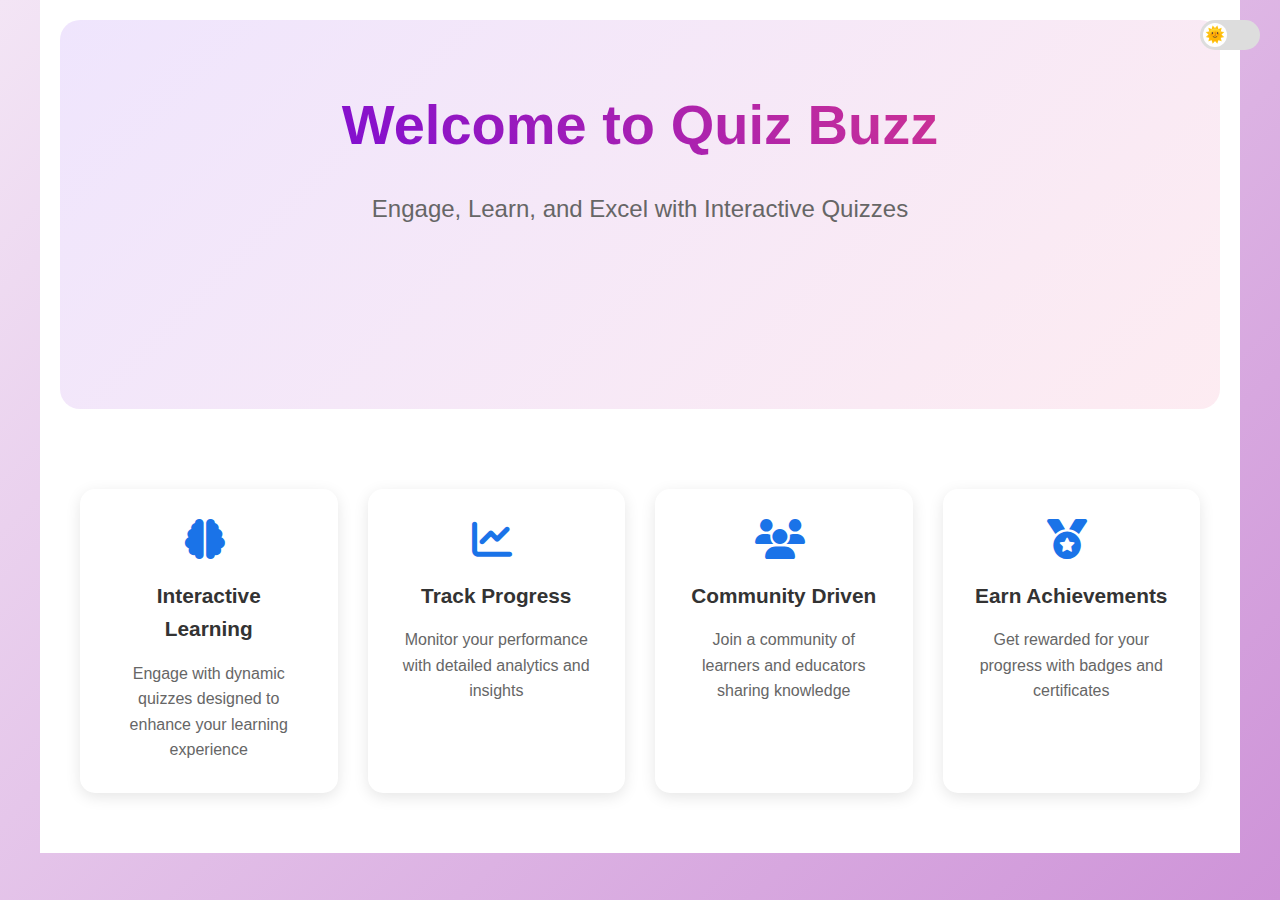
<file: index.html>
<!DOCTYPE html>
<html lang="en">
<head>
  <meta charset="UTF-8">
  <meta name="viewport" content="width=device-width, initial-scale=1.0">
  <title>Quiz Buzz - Interactive Learning Platform</title>
  <link rel="stylesheet" href="style.css">
  <link rel="stylesheet" href="https://cdnjs.cloudflare.com/ajax/libs/font-awesome/6.5.1/css/all.min.css">
  <style>
    :root {
      --bg-color: linear-gradient(135deg, #f3e5f5 0%, #ce93d8 100%);
      --text-color: #333;
      --container-bg: #fff;
      --input-bg: #fff;
      --input-border: #ddd;
      --button-bg: #6200ea;
      --button-text: #fff;
    }

    [data-theme="dark"] {
      --bg-color: linear-gradient(135deg, #2c1810 0%, #1a1a2e 100%);
      --text-color: #fff;
      --container-bg: #2d2d3f;
      --input-bg: #3f3f53;
      --input-border: #4a4a5f;
      --button-bg: #7c4dff;
      --button-text: #fff;
    }

    body {
      background: var(--bg-color);
      min-height: 100vh;
      margin: 0;
      color: var(--text-color);
      transition: all 0.3s ease;
    }

    .container {
      background: var(--container-bg);
      transition: all 0.3s ease;
    }

    input, select {
      background: var(--input-bg);
      border: 1px solid var(--input-border);
      color: var(--text-color);
    }

    button {
      background: var(--button-bg);
      color: var(--button-text);
    }

    /* Dark Mode Toggle Styles */
    .theme-switch {
      position: absolute;
      top: 20px;
      right: 20px;
      display: flex;
      align-items: center;
      gap: 8px;
    }

    .theme-switch-toggle {
      position: relative;
      width: 60px;
      height: 30px;
      border-radius: 15px;
      background: #ddd;
      cursor: pointer;
      transition: all 0.3s ease;
    }

    .theme-switch-toggle::after {
      content: '🌞';
      position: absolute;
      top: 3px;
      left: 3px;
      width: 24px;
      height: 24px;
      border-radius: 50%;
      background: #fff;
      display: flex;
      align-items: center;
      justify-content: center;
      transition: all 0.3s ease;
    }

    [data-theme="dark"] .theme-switch-toggle::after {
      content: '🌙';
      transform: translateX(30px);
      background: #3f3f53;
    }

    /* Popup Styles */
    .popup-overlay {
      display: none;
      position: fixed;
      top: 0;
      left: 0;
      width: 100%;
      height: 100%;
      background: rgba(0, 0, 0, 0.7);
      z-index: 1000;
      backdrop-filter: blur(3px);
    }

    .popup {
      position: fixed;
      top: 50%;
      left: 50%;
      transform: translate(-50%, -50%);
      background: var(--container-bg);
      padding: 30px;
      border-radius: 10px;
      box-shadow: 0 4px 20px rgba(0, 0, 0, 0.2);
      z-index: 1001;
      min-width: 300px;
      max-width: 90%;
      text-align: center;
      animation: popupFadeIn 0.3s ease-out;
    }

    .popup-header {
      margin-bottom: 20px;
    }

    .popup-header h3 {
      color: var(--text-color);
      font-size: 1.5em;
      margin: 0;
    }

    .popup-content {
      margin-bottom: 25px;
      color: var(--text-color);
      font-size: 1.1em;
      line-height: 1.4;
    }

    .popup-buttons {
      display: flex;
      justify-content: center;
      gap: 10px;
    }

    .popup-close {
      background: var(--button-bg);
      color: white;
      border: none;
      padding: 12px 30px;
      border-radius: 5px;
      cursor: pointer;
      transition: all 0.3s ease;
      font-size: 1em;
      min-width: 120px;
    }

    .popup-close:not(:disabled):hover {
      opacity: 0.9;
      transform: translateY(-2px);
    }

    .popup-close:disabled {
      background: #666;
      cursor: not-allowed;
      opacity: 0.8;
    }

    @keyframes popupFadeIn {
      from {
        opacity: 0;
        transform: translate(-50%, -60%);
      }
      to {
        opacity: 1;
        transform: translate(-50%, -50%);
      }
    }

    @keyframes popupFadeOut {
      from {
        opacity: 1;
        transform: translate(-50%, -50%);
      }
      to {
        opacity: 0;
        transform: translate(-50%, -60%);
      }
    }

    .hero-section {
      text-align: center;
      padding: 60px 20px;
      background: linear-gradient(135deg, rgba(98, 0, 234, 0.1) 0%, rgba(236, 64, 122, 0.1) 100%);
      border-radius: 20px;
      margin-bottom: 40px;
    }

    .hero-title {
      font-size: 3.5em;
      margin-bottom: 20px;
      background: linear-gradient(45deg, #6200ea, #ec407a);
      -webkit-background-clip: text;
      -webkit-text-fill-color: transparent;
      animation: titleAnimation 1s ease-out;
    }

    .hero-subtitle {
      font-size: 1.5em;
      color: #666;
      margin-bottom: 40px;
      animation: fadeIn 1s ease-out;
    }

    .features-grid {
      display: grid;
      grid-template-columns: repeat(auto-fit, minmax(250px, 1fr));
      gap: 30px;
      padding: 40px 20px;
      animation: fadeSlideUp 0.8s ease-out;
    }

    .feature-card {
      background: var(--container-bg);
      padding: 30px;
      border-radius: 15px;
      box-shadow: 0 4px 15px rgba(0,0,0,0.1);
      transition: transform 0.3s ease, box-shadow 0.3s ease;
      text-align: center;
    }

    .feature-card:hover {
      transform: translateY(-10px);
      box-shadow: 0 8px 25px rgba(0,0,0,0.15);
    }

    .feature-icon {
      font-size: 2.5em;
      margin-bottom: 20px;
      color: var(--primary-color);
      transition: transform 0.3s ease;
    }

    .feature-card:hover .feature-icon {
      transform: scale(1.1);
    }

    .feature-title {
      font-size: 1.3em;
      margin-bottom: 15px;
      color: var(--text-color);
    }

    .feature-description {
      color: #666;
      line-height: 1.6;
    }

    .auth-buttons {
      margin-top: 40px;
    }

    .auth-buttons button {
      padding: 15px 40px;
      font-size: 1.1em;
      margin: 0 15px;
      border-radius: 30px;
      transition: all 0.3s ease;
      box-shadow: 0 4px 15px rgba(0,0,0,0.1);
    }

    .auth-buttons button:first-child {
      background: linear-gradient(45deg, #6200ea, #7c4dff);
    }

    .auth-buttons button:last-child {
      background: linear-gradient(45deg, #ec407a, #f48fb1);
    }

    @keyframes titleAnimation {
      from {
        opacity: 0;
        transform: translateY(-30px);
      }
      to {
        opacity: 1;
        transform: translateY(0);
      }
    }

    /* Add responsive styles */
    @media (max-width: 768px) {
      .hero-title {
        font-size: 2.5em;
      }
      
      .hero-subtitle {
        font-size: 1.2em;
      }

      .auth-buttons button {
        margin: 10px 0;
      }
    }
  </style>
</head>
<body>
  <div class="theme-switch">
    <div class="theme-switch-toggle" onclick="toggleTheme()"></div>
  </div>

  <div class="container">
    <div class="hero-section">
      <h1 class="hero-title">Welcome to Quiz Buzz</h1>
      <p class="hero-subtitle">Engage, Learn, and Excel with Interactive Quizzes</p>
      
      <div class="auth-buttons">
        <button onclick="window.location.href='login.html'">
          <i class="fas fa-sign-in-alt"></i> Get Started
        </button>
        <button onclick="window.location.href='register.html'">
          <i class="fas fa-user-plus"></i> Join Now
        </button>
      </div>
    </div>

    <div class="features-grid">
      <div class="feature-card">
        <i class="fas fa-brain feature-icon"></i>
        <h3 class="feature-title">Interactive Learning</h3>
        <p class="feature-description">Engage with dynamic quizzes designed to enhance your learning experience</p>
      </div>
      
      <div class="feature-card">
        <i class="fas fa-chart-line feature-icon"></i>
        <h3 class="feature-title">Track Progress</h3>
        <p class="feature-description">Monitor your performance with detailed analytics and insights</p>
      </div>
      
      <div class="feature-card">
        <i class="fas fa-users feature-icon"></i>
        <h3 class="feature-title">Community Driven</h3>
        <p class="feature-description">Join a community of learners and educators sharing knowledge</p>
      </div>
      
      <div class="feature-card">
        <i class="fas fa-medal feature-icon"></i>
        <h3 class="feature-title">Earn Achievements</h3>
        <p class="feature-description">Get rewarded for your progress with badges and certificates</p>
      </div>
    </div>
  </div>

  <script>
    const currentTheme = localStorage.getItem('theme') || 'light';
    document.documentElement.setAttribute('data-theme', currentTheme);

    function toggleTheme() {
      const currentTheme = document.documentElement.getAttribute('data-theme');
      const newTheme = currentTheme === 'light' ? 'dark' : 'light';
      document.documentElement.setAttribute('data-theme', newTheme);
      localStorage.setItem('theme', newTheme);
    }
  </script>
</body>
</html>
</file>
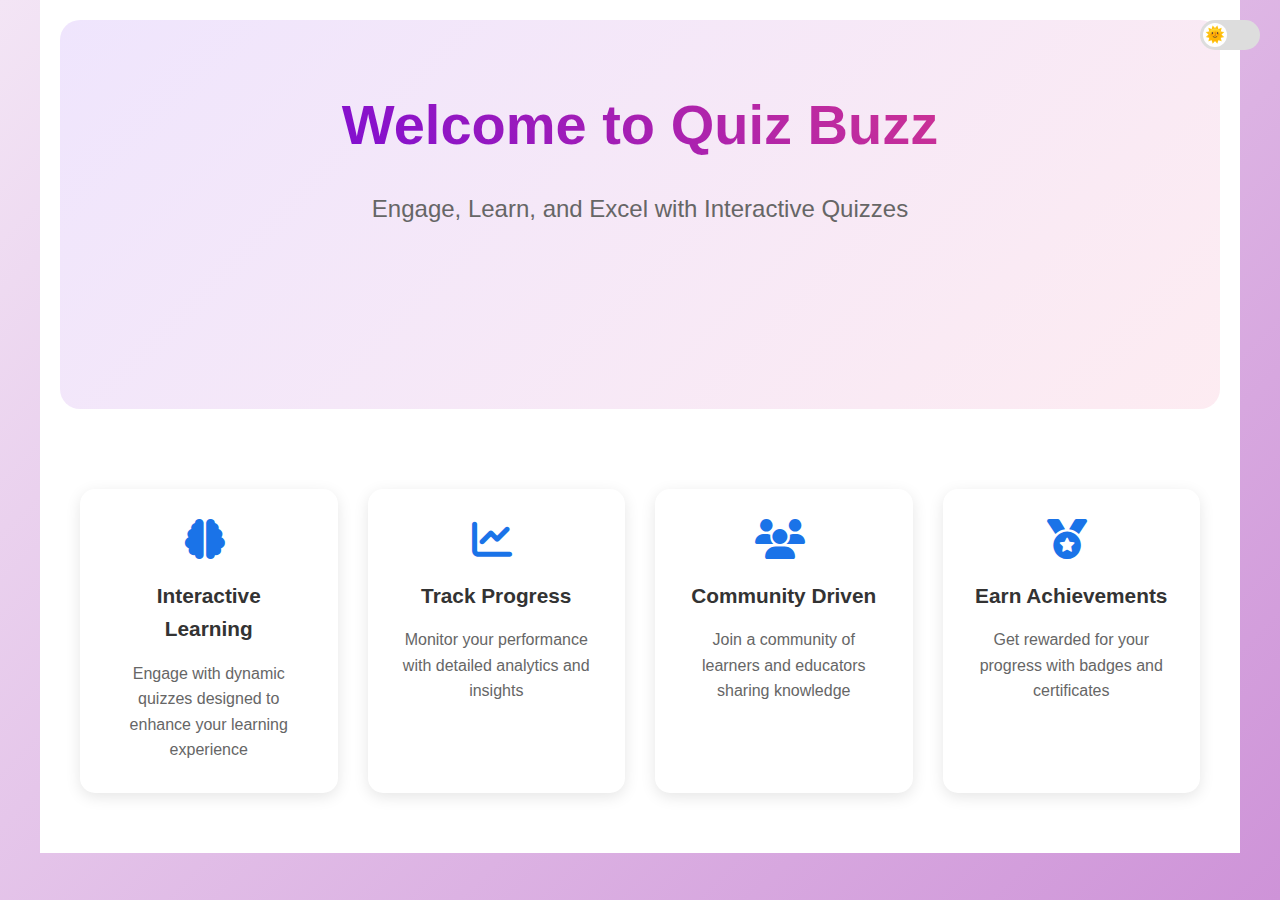
<file: add_quiz.html>
<!DOCTYPE html>
<html lang="en">
<head>
    <meta charset="UTF-8">
    <meta name="viewport" content="width=device-width, initial-scale=1.0">
    <title>Create Quiz - Quiz Master</title>
    <link rel="stylesheet" href="add_quiz.css">
</head>
<body>
    <div class="container">
        <header>
            <div class="header-content">
                <h1>Create New Quiz</h1>
                <button onclick="location.href='teacher_dashboard.html'" class="secondary-btn">
                    <i class="fas fa-arrow-left"></i> Back to Dashboard
                </button>
            </div>
        </header>

        <main>
            <form id="quizForm">
                <!-- Quiz Settings Section -->
                <section class="quiz-settings">
                    <h2>Quiz Settings</h2>
                    <div class="form-group">
                        <label for="quizTitle">Quiz Title:</label>
                        <input type="text" id="quizTitle" placeholder="Enter quiz title" required>
                    </div>
                    
                    <div class="form-group">
                        <label for="quizDuration">Quiz Duration:</label>
                        <div class="duration-inputs">
                            <input type="number" id="quizDuration" min="1" placeholder="Enter duration" required>
                            <select id="timeUnit">
                                <option value="minutes">Minutes</option>
                                <option value="seconds">Seconds</option>
                            </select>
                        </div>
                    </div>
                </section>

                <!-- Question Form Section -->
                <section class="question-form">
                    <h2>Add Questions</h2>
                    <div class="form-group">
                        <label for="questionText">Question:</label>
                        <textarea id="questionText" placeholder="Type your question here" rows="3" required></textarea>
                    </div>

                    <div class="options-grid">
                        <div class="form-group">
                            <label for="optionA">Option A:</label>
                            <input type="text" id="optionA" placeholder="Enter option A" required>
                        </div>

                        <div class="form-group">
                            <label for="optionB">Option B:</label>
                            <input type="text" id="optionB" placeholder="Enter option B" required>
                        </div>

                        <div class="form-group">
                            <label for="optionC">Option C:</label>
                            <input type="text" id="optionC" placeholder="Enter option C" required>
                        </div>

                        <div class="form-group">
                            <label for="optionD">Option D:</label>
                            <input type="text" id="optionD" placeholder="Enter option D" required>
                        </div>
                    </div>

                    <div class="form-group">
                        <label for="correctAnswer">Correct Answer:</label>
                        <select id="correctAnswer" required>
                            <option value="">Select correct option</option>
                            <option value="A">Option A</option>
                            <option value="B">Option B</option>
                            <option value="C">Option C</option>
                            <option value="D">Option D</option>
                        </select>
                    </div>

                    <div class="button-group">
                        <button type="button" id="addNextQuestion" class="primary-btn">Add Question</button>
                        <button type="button" id="clearQuestion" class="secondary-btn">Clear Form</button>
                    </div>
                </section>

                <!-- Questions List Section -->
                <section class="questions-list">
                    <div class="section-header">
                        <h2>Added Questions</h2>
                        <div class="question-count">Total Questions: 0</div>
                    </div>
                    <div id="questionsContainer">
                        <!-- Questions will be added here dynamically -->
                    </div>
                </section>

                <!-- Submit Section -->
                <section class="submit-section">
                    <div class="quiz-summary">
                        <h3>Quiz Summary</h3>
                        <p id="summaryTitle">Title: Not set</p>
                        <p id="summaryDuration">Duration: Not set</p>
                        <p id="summaryQuestions">Questions: 0</p>
                    </div>
                    <button type="submit" class="submit-btn" id="createQuizBtn">Create Quiz</button>
                </section>
            </form>
        </main>

        <footer>
            <p>&copy; 2023 Quiz Master. All rights reserved.</p>
        </footer>
    </div>

    <!-- Scripts at the bottom, in correct order -->
    <script src="utils.js"></script>
    <script src="auth.js"></script>
    <script>
        // Single authentication check
        function checkTeacherAuth() {
            const currentUser = JSON.parse(localStorage.getItem('currentUser'));
            console.log('Add Quiz - Current user:', currentUser);
            
            if (!currentUser || !currentUser.isAuthenticated || currentUser.role !== 'teacher') {
                console.log('Auth check failed:', {
                    hasUser: !!currentUser,
                    isAuthenticated: currentUser?.isAuthenticated,
                    role: currentUser?.role
                });
                alert('Please login as a teacher to create quizzes.');
                window.location.href = 'index.html';
                return false;
            }
            return true;
        }

        document.addEventListener('DOMContentLoaded', function() {
            if (checkTeacherAuth()) {
                // Only set teacher name if auth check passes
                const currentUser = JSON.parse(localStorage.getItem('currentUser'));
                document.getElementById('teacherName').textContent = currentUser.name;
            }
        });
    </script>
    <script src="add_quiz.js"></script>
</body>
</html>
</file>
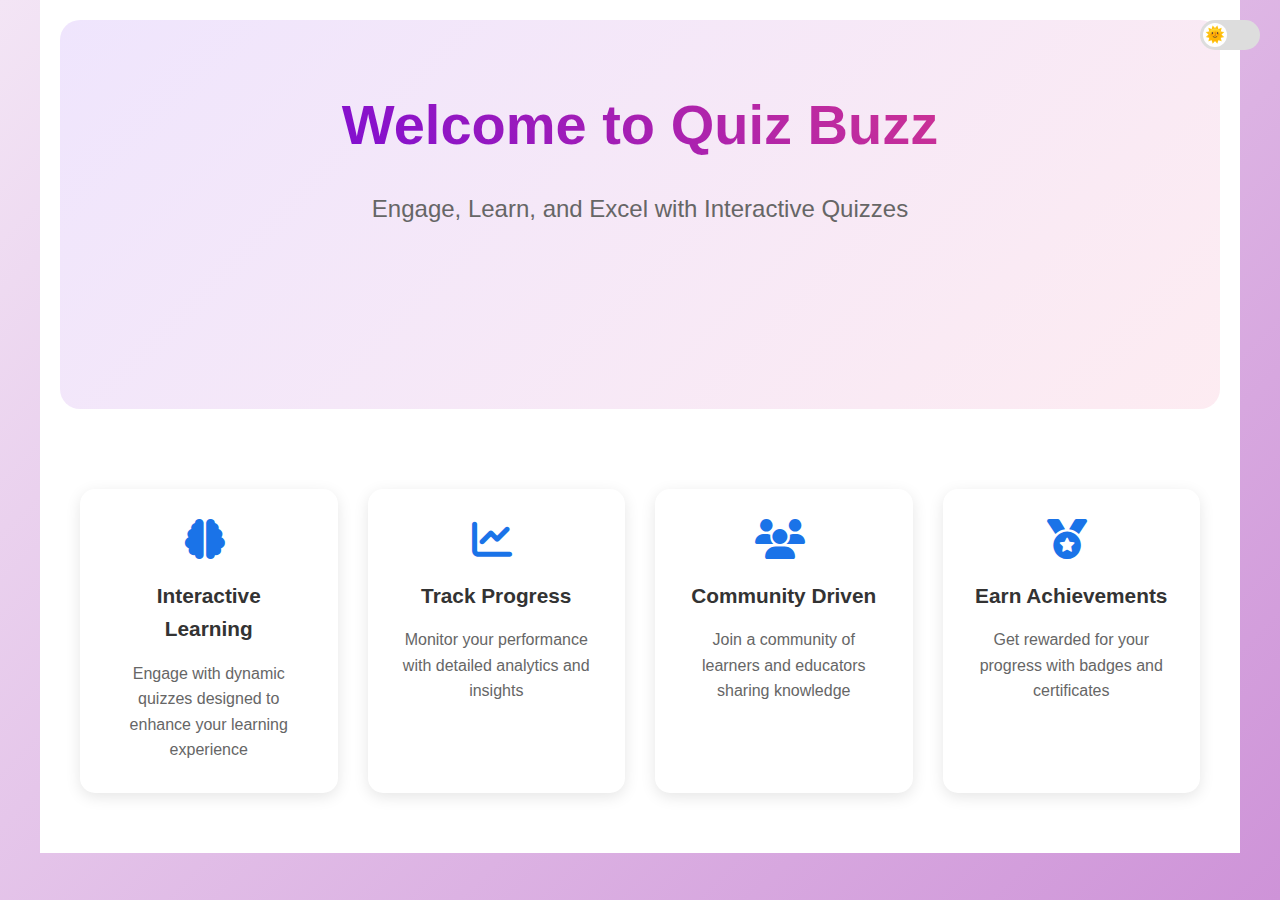
<file: review_quiz.html>
<!DOCTYPE html>
<html lang="en">
<head>
    <meta charset="UTF-8">
    <meta name="viewport" content="width=device-width, initial-scale=1.0">
    <title>Review Quiz - Quiz Buzz</title>
    <link rel="stylesheet" href="style.css">
    <link rel="stylesheet" href="review_quiz.css">
    <link rel="stylesheet" href="https://cdnjs.cloudflare.com/ajax/libs/font-awesome/6.5.1/css/all.min.css">
</head>
<body>
    <div class="container">
        <header>
            <div class="quiz-info">
                <h1 id="quizTitle">Quiz Review</h1>
                <button onclick="location.href='student_dashboard.html'" class="back-btn">
                    <i class="fas fa-arrow-left"></i> Back to Dashboard
                </button>
            </div>
        </header>

        <main>
            <div class="review-container">
                <div class="quiz-summary">
                    <h2>Quiz Results</h2>
                    <p>Score: <span id="scoreDisplay">0/0</span></p>
                    <p>Percentage: <span id="percentageDisplay">0%</span></p>
                </div>

                <div id="questionsReview" class="questions-review">
                    <!-- Questions will be loaded here -->
                </div>
            </div>
        </main>
    </div>

    <script src="utils.js"></script>
    <script src="auth.js"></script>
    <script src="review_quiz.js"></script>
</body>
</html>
</file>
<file: style.css>
/* Global Styles */
* {
    margin: 0;
    padding: 0;
    box-sizing: border-box;
}

:root {
    --primary-color: #1a73e8;
    --primary-hover: #1557b0;
    --success-color: #34a853;
    --success-hover: #2d8e47;
    --warning-color: #fbbc05;
    --warning-hover: #f9ab00;
    --danger-color: #ea4335;
    --danger-hover: #d33828;
    --light-bg: #f0f2f5;
    --white: #ffffff;
    --shadow: 0 2px 5px rgba(0,0,0,0.1);
    --transition: all 0.3s cubic-bezier(0.4, 0, 0.2, 1);
    --button-bg: #6200ea;
    --button-text: #ffffff;
    --container-bg: #ffffff;
    --input-bg: #ffffff;
    --input-border: #dddddd;
}

[data-theme="dark"] {
    --button-bg: #7c4dff;
    --button-text: #ffffff;
    --container-bg: #2d2d3f;
    --input-bg: #3f3f53;
    --input-border: #4a4a5f;
}

body {
    font-family: 'Segoe UI', Tahoma, Geneva, Verdana, sans-serif;
    line-height: 1.6;
    background: var(--light-bg);
    color: #333;
}

.container {
    max-width: 1200px;
    margin: 0 auto;
    padding: 20px;
    animation: fadeIn 0.5s ease-out;
}

/* Header Styles */
header {
    text-align: center;
    padding: 40px 0;
    background: var(--white);
    border-radius: 10px;
    box-shadow: var(--shadow);
    margin-bottom: 30px;
    transform: translateY(-10px);
    animation: slideDown 0.5s ease-out forwards;
}

header h1 {
    color: var(--primary-color);
    margin-bottom: 10px;
    position: relative;
    display: inline-block;
}

header h1::after {
    content: '';
    position: absolute;
    bottom: -5px;
    left: 0;
    width: 0;
    height: 2px;
    background: var(--primary-color);
    transition: var(--transition);
}

header h1:hover::after {
    width: 100%;
}

/* Main Content Styles */
main {
    background: var(--white);
    padding: 30px;
    border-radius: 10px;
    box-shadow: var(--shadow);
    animation: fadeIn 0.5s ease-out;
}

/* Form Styles */
.form-group {
    margin-bottom: 20px;
    opacity: 0;
    animation: fadeSlideUp 0.5s ease-out forwards;
}

label {
    display: block;
    margin-bottom: 5px;
    color: #555;
    transition: var(--transition);
}

input, select {
    width: 100%;
    padding: 12px;
    border: 2px solid #ddd;
    border-radius: 8px;
    font-size: 16px;
    transition: var(--transition);
    background: var(--white);
}

input:focus, select:focus {
    outline: none;
    border-color: var(--primary-color);
    box-shadow: 0 0 0 3px rgba(26,115,232,0.2);
    transform: translateY(-2px);
}

button {
    background: var(--primary-color);
    color: var(--white);
    padding: 12px 24px;
    border: none;
    border-radius: 8px;
    cursor: pointer;
    font-size: 16px;
    transition: var(--transition);
    position: relative;
    overflow: hidden;
    display: inline-flex;
    align-items: center;
    justify-content: center;
    gap: 8px;
}

button:hover {
    background: var(--primary-hover);
    transform: translateY(-2px);
    box-shadow: 0 4px 12px rgba(0,0,0,0.15);
}

button::after {
    content: '';
    position: absolute;
    top: 50%;
    left: 50%;
    width: 5px;
    height: 5px;
    background: rgba(255,255,255,0.5);
    opacity: 0;
    border-radius: 100%;
    transform: scale(1, 1) translate(-50%);
    transform-origin: 50% 50%;
}

button:active::after {
    animation: ripple 0.6s ease-out;
}

/* Auth Buttons */
.auth-buttons {
    text-align: center;
    margin-bottom: 30px;
    opacity: 0;
    animation: fadeSlideUp 0.5s ease-out forwards;
}

.auth-buttons button {
    margin: 0 10px;
    min-width: 120px;
}

/* Hidden Class */
.hidden {
    display: none;
}

/* Form Container */
#auth-form {
    max-width: 400px;
    margin: 0 auto;
    padding: 20px;
    opacity: 0;
    animation: fadeSlideUp 0.5s ease-out forwards;
}

#auth-form h2 {
    text-align: center;
    margin-bottom: 30px;
    color: var(--primary-color);
    position: relative;
}

#auth-form h2::after {
    content: '';
    position: absolute;
    bottom: -10px;
    left: 50%;
    transform: translateX(-50%);
    width: 50px;
    height: 2px;
    background: var(--primary-color);
}

/* Footer Styles */
footer {
    text-align: center;
    padding: 20px;
    margin-top: 40px;
    color: #666;
    opacity: 0;
    animation: fadeIn 0.5s ease-out 0.5s forwards;
}

/* Animations */
@keyframes fadeIn {
    from {
        opacity: 0;
    }
    to {
        opacity: 1;
    }
}

@keyframes slideDown {
    from {
        opacity: 0;
        transform: translateY(-20px);
    }
    to {
        opacity: 1;
        transform: translateY(0);
    }
}

@keyframes fadeSlideUp {
    from {
        opacity: 0;
        transform: translateY(20px);
    }
    to {
        opacity: 1;
        transform: translateY(0);
    }
}

@keyframes ripple {
    0% {
        transform: scale(0, 0);
        opacity: 0.5;
    }
    100% {
        transform: scale(100, 100);
        opacity: 0;
    }
}

/* Responsive Design */
@media (max-width: 768px) {
    .container {
        padding: 10px;
    }
    
    header {
        padding: 20px 0;
    }
    
    main {
        padding: 20px;
    }
    
    button {
        width: 100%;
        margin-bottom: 10px;
    }
    
    .auth-buttons button {
        margin: 5px 0;
    }
}

/* Custom Scrollbar */
::-webkit-scrollbar {
    width: 10px;
}

::-webkit-scrollbar-track {
    background: #f1f1f1;
    border-radius: 5px;
}

::-webkit-scrollbar-thumb {
    background: var(--primary-color);
    border-radius: 5px;
}

::-webkit-scrollbar-thumb:hover {
    background: var(--primary-hover);
}

/* Icon styles */
.fas {
    margin-right: 8px;
    transition: transform 0.3s ease;
}

button:hover .fas {
    transform: translateX(2px);
}

.stat-card:hover .fas {
    transform: scale(1.1);
}

.stat-card .fas {
    font-size: 1.5em;
    margin-bottom: 10px;
    color: var(--primary-color);
}

[data-theme="dark"] .stat-card .fas {
    color: #bb86fc;
}

.timer .fas {
    color: var(--timer-text);
}

.popup-header .fas {
    font-size: 1.5em;
    margin-right: 10px;
}

.form-group .fas {
    color: var(--primary-color);
}

[data-theme="dark"] .form-group .fas {
    color: #bb86fc;
}

[data-theme="dark"] .fas {
    color: inherit;
}

[data-theme="dark"] .popup-header .fas {
    color: inherit;
}

[data-theme="dark"] button .fas {
    color: var(--button-text);
}

.popup-header .fas.fa-exclamation-circle {
    animation: pulse 2s infinite;
}

.popup-header .fas.fa-check-circle {
    animation: bounceIn 0.5s ease-out;
}

@keyframes pulse {
    0% { transform: scale(1); }
    50% { transform: scale(1.1); }
    100% { transform: scale(1); }
}

@keyframes bounceIn {
    0% { transform: scale(0); }
    50% { transform: scale(1.2); }
    100% { transform: scale(1); }
}

/* Add Loading Spinner */
.spinner {
    display: none;
    width: 40px;
    height: 40px;
    border: 4px solid #f3f3f3;
    border-top: 4px solid var(--primary-color);
    border-radius: 50%;
    position: fixed;
    top: 50%;
    left: 50%;
    transform: translate(-50%, -50%);
    animation: spin 1s linear infinite;
    z-index: 2000;
}

.spinner-overlay {
    display: none;
    position: fixed;
    top: 0;
    left: 0;
    width: 100%;
    height: 100%;
    background: rgba(0, 0, 0, 0.3);
    backdrop-filter: blur(2px);
    z-index: 1999;
}

@keyframes spin {
    0% { transform: translate(-50%, -50%) rotate(0deg); }
    100% { transform: translate(-50%, -50%) rotate(360deg); }
}

/* Add these styles for logout button */
.secondary-btn.logout-btn {
    background-color: var(--danger-color);
    color: white;
    padding: 10px 20px;
    transition: all 0.3s ease;
}

.secondary-btn.logout-btn:hover {
    background-color: var(--danger-hover);
    transform: translateY(-2px);
    box-shadow: 0 4px 12px rgba(234, 67, 53, 0.2);
}

.secondary-btn.logout-btn .fas {
    color: white;
}

[data-theme="dark"] .popup {
    background: var(--container-bg);
    color: var(--text-color);
}

[data-theme="dark"] .popup-close {
    background: var(--button-bg);
    color: var(--button-text);
}

[data-theme="dark"] .popup-close:disabled {
    background: #666;
}
</file>
<file: add_quiz.css>
/* Inherit global styles */
@import url('style.css');

/* Main container */
.container {
    max-width: 1200px;
    margin: 0 auto;
    padding: 20px;
}

/* Header styles */
header {
    background: linear-gradient(135deg, #6366f1 0%, #8b5cf6 100%);
    padding: 30px;
    border-radius: 15px;
    margin-bottom: 30px;
    box-shadow: 0 4px 20px rgba(99, 102, 241, 0.2);
}

.header-content {
    display: flex;
    justify-content: space-between;
    align-items: center;
    flex-wrap: wrap;
    gap: 20px;
}

.header-content h1 {
    color: white;
    margin: 0;
    font-size: 2rem;
    text-shadow: 0 2px 4px rgba(0, 0, 0, 0.1);
}

.header-content nav {
    display: flex;
    gap: 15px;
    align-items: center;
}

.secondary-btn {
    background: rgba(255, 255, 255, 0.2);
    color: white;
    border: none;
    padding: 12px 24px;
    border-radius: 10px;
    font-size: 1rem;
    font-weight: 500;
    cursor: pointer;
    transition: all 0.3s ease;
    display: flex;
    align-items: center;
    gap: 8px;
    backdrop-filter: blur(5px);
    white-space: nowrap;
}

.secondary-btn:hover {
    background: rgba(255, 255, 255, 0.3);
    transform: translateY(-2px);
}

/* Form sections */
section {
    background: white;
    padding: 30px;
    border-radius: 15px;
    box-shadow: 0 4px 15px rgba(0, 0, 0, 0.05);
    margin-bottom: 30px;
}

section h2 {
    color: #374151;
    font-size: 1.5rem;
    margin: 0 0 25px 0;
    display: flex;
    align-items: center;
    gap: 10px;
}

section h2::before {
    content: '';
    width: 4px;
    height: 20px;
    background: linear-gradient(to bottom, #6366f1, #8b5cf6);
    border-radius: 2px;
}

/* Form groups */
.form-group {
    margin-bottom: 20px;
}

.form-group label {
    display: block;
    color: #4b5563;
    font-weight: 500;
    margin-bottom: 8px;
}

.form-group input[type="text"],
.form-group input[type="number"],
.form-group textarea,
.form-group select {
    width: 100%;
    padding: 12px;
    border: 2px solid #e5e7eb;
    border-radius: 8px;
    font-size: 1rem;
    transition: all 0.3s ease;
    color: #374151;
    background: white;
}

.form-group input:focus,
.form-group textarea:focus,
.form-group select:focus {
    border-color: #6366f1;
    outline: none;
    box-shadow: 0 0 0 3px rgba(99, 102, 241, 0.1);
}

/* Duration inputs */
.duration-inputs {
    display: flex;
    gap: 15px;
}

.duration-inputs input {
    flex: 2;
}

.duration-inputs select {
    flex: 1;
}

/* Options grid */
.options-grid {
    display: grid;
    grid-template-columns: repeat(auto-fit, minmax(250px, 1fr));
    gap: 20px;
    margin-bottom: 20px;
}

/* Button groups */
.button-group {
    display: flex;
    gap: 15px;
    margin-top: 25px;
}

.primary-btn, .secondary-btn {
    padding: 12px 24px;
    border: none;
    border-radius: 10px;
    font-size: 1rem;
    font-weight: 500;
    cursor: pointer;
    transition: all 0.3s ease;
    display: flex;
    align-items: center;
    gap: 8px;
}

.primary-btn {
    background: linear-gradient(45deg, #6366f1, #818cf8);
    color: white;
}

.primary-btn:hover {
    filter: brightness(110%);
    transform: translateY(-2px);
    box-shadow: 0 4px 12px rgba(99, 102, 241, 0.2);
}

/* Questions list */
.questions-list {
    margin-top: 40px;
}

.section-header {
    display: flex;
    justify-content: space-between;
    align-items: center;
    margin-bottom: 20px;
}

.question-count {
    background: #f3f4f6;
    padding: 8px 16px;
    border-radius: 20px;
    color: #6366f1;
    font-weight: 500;
}

/* Question items */
.question-item {
    background: #f9fafb;
    padding: 20px;
    border-radius: 12px;
    margin-bottom: 15px;
    border: 1px solid #e5e7eb;
    transition: all 0.3s ease;
}

.question-item:hover {
    transform: translateX(5px);
    box-shadow: 0 4px 12px rgba(0, 0, 0, 0.05);
}

.question-header {
    display: flex;
    justify-content: space-between;
    align-items: center;
    margin-bottom: 15px;
}

.question-actions {
    display: flex;
    gap: 10px;
}

.edit-btn, .delete-btn {
    padding: 8px 16px;
    border: none;
    border-radius: 8px;
    cursor: pointer;
    transition: all 0.3s ease;
    color: white;
    font-size: 0.9rem;
}

.edit-btn {
    background: linear-gradient(45deg, #6366f1, #818cf8);
}

.delete-btn {
    background: linear-gradient(45deg, #ef4444, #f87171);
}

/* Submit section */
.submit-section {
    text-align: center;
    padding: 40px;
}

.quiz-summary {
    background: #f9fafb;
    padding: 20px;
    border-radius: 12px;
    margin-bottom: 25px;
}

.quiz-summary h3 {
    color: #374151;
    margin-bottom: 15px;
}

.quiz-summary p {
    color: #6b7280;
    margin: 8px 0;
}

.submit-btn {
    background: linear-gradient(45deg, #10b981, #059669);
    color: white;
    padding: 15px 40px;
    border: none;
    border-radius: 10px;
    font-size: 1.1rem;
    font-weight: 500;
    cursor: pointer;
    transition: all 0.3s ease;
}

.submit-btn:hover {
    filter: brightness(110%);
    transform: translateY(-2px);
    box-shadow: 0 4px 12px rgba(16, 185, 129, 0.2);
}

/* Animations */
@keyframes fadeIn {
    from {
        opacity: 0;
        transform: translateY(10px);
    }
    to {
        opacity: 1;
        transform: translateY(0);
    }
}

section {
    animation: fadeIn 0.3s ease-out forwards;
}

section:nth-child(n) {
    animation-delay: calc(0.1s * var(--i, 1));
}

/* Responsive design */
@media (max-width: 768px) {
    .container {
        padding: 15px;
    }

    .header-content {
        flex-direction: column;
        text-align: center;
    }

    .options-grid {
        grid-template-columns: 1fr;
    }

    .button-group {
        flex-direction: column;
    }

    .button-group button {
        width: 100%;
    }

    .question-header {
        flex-direction: column;
        gap: 10px;
        text-align: center;
    }

    .header-content nav {
        width: 100%;
        justify-content: center;
    }
}
</file>
<file: review_quiz.css>
/* Main container styles */
.container {
    max-width: 1200px;
    margin: 0 auto;
    padding: 20px;
}

/* Header styles */
header {
    background: linear-gradient(135deg, #6366f1 0%, #8b5cf6 100%);
    padding: 25px;
    border-radius: 15px;
    margin-bottom: 30px;
    box-shadow: 0 4px 20px rgba(99, 102, 241, 0.2);
}

.quiz-info {
    display: flex;
    justify-content: space-between;
    align-items: center;
    flex-wrap: wrap;
    gap: 20px;
}

.quiz-info h1 {
    color: white;
    margin: 0;
    font-size: 2rem;
    text-shadow: 0 2px 4px rgba(0, 0, 0, 0.1);
}

.back-btn {
    background: rgba(255, 255, 255, 0.2);
    color: white;
    border: none;
    padding: 12px 24px;
    border-radius: 8px;
    cursor: pointer;
    font-size: 1rem;
    transition: all 0.3s ease;
    backdrop-filter: blur(5px);
    display: flex;
    align-items: center;
    gap: 8px;
}

.back-btn:hover {
    background: rgba(255, 255, 255, 0.3);
    transform: translateY(-2px);
}

/* Quiz summary styles */
.quiz-summary {
    background: white;
    padding: 30px;
    border-radius: 15px;
    margin-bottom: 30px;
    box-shadow: 0 4px 15px rgba(0, 0, 0, 0.05);
    text-align: center;
}

.quiz-summary h2 {
    color: #374151;
    margin: 0 0 20px 0;
    font-size: 1.8rem;
}

.quiz-summary p {
    font-size: 1.2rem;
    color: #6b7280;
    margin: 10px 0;
    display: flex;
    align-items: center;
    justify-content: center;
    gap: 10px;
}

.quiz-summary span {
    color: #6366f1;
    font-weight: 600;
}

/* Question review styles */
.question-review {
    background: white;
    padding: 30px;
    border-radius: 15px;
    margin-bottom: 25px;
    box-shadow: 0 4px 15px rgba(0, 0, 0, 0.05);
    transition: transform 0.3s ease;
}

.question-review:hover {
    transform: translateY(-5px);
}

.question-header {
    display: flex;
    justify-content: space-between;
    align-items: center;
    margin-bottom: 20px;
    padding-bottom: 15px;
    border-bottom: 2px solid #f3f4f6;
}

.question-header h3 {
    color: #374151;
    margin: 0;
    font-size: 1.3rem;
}

.result-badge {
    padding: 8px 16px;
    border-radius: 20px;
    font-weight: 600;
    font-size: 0.9rem;
    display: flex;
    align-items: center;
    gap: 6px;
}

.result-badge.correct {
    background: #dcfce7;
    color: #166534;
}

.result-badge.incorrect {
    background: #fee2e2;
    color: #991b1b;
}

.result-badge i {
    font-size: 1rem;
}

.question-text {
    font-size: 1.1rem;
    color: #4b5563;
    margin-bottom: 25px;
    line-height: 1.6;
}

/* Options styles */
.options-review {
    display: grid;
    gap: 15px;
}

.option {
    display: flex;
    align-items: center;
    padding: 15px 20px;
    border-radius: 10px;
    border: 2px solid #e5e7eb;
    position: relative;
    transition: all 0.3s ease;
}

.option:hover {
    transform: translateX(5px);
}

.option-label {
    background: #f3f4f6;
    color: #4b5563;
    padding: 5px 12px;
    border-radius: 6px;
    font-weight: 600;
    margin-right: 15px;
}

.option-text {
    color: #4b5563;
    font-size: 1rem;
    flex-grow: 1;
}

.option.correct {
    background: #dcfce7;
    border-color: #86efac;
}

.option.incorrect {
    background: #fee2e2;
    border-color: #fca5a5;
}

.option i {
    position: absolute;
    right: 20px;
    font-size: 1.2rem;
}

.option.correct i {
    color: #166534;
}

.option.incorrect i {
    color: #991b1b;
}

/* Responsive design */
@media (max-width: 768px) {
    .container {
        padding: 15px;
    }

    .quiz-info {
        flex-direction: column;
        text-align: center;
    }

    .quiz-info h1 {
        font-size: 1.8rem;
    }

    .question-header {
        flex-direction: column;
        gap: 15px;
        text-align: center;
    }

    .option {
        padding: 12px 15px;
    }
}
</file>
